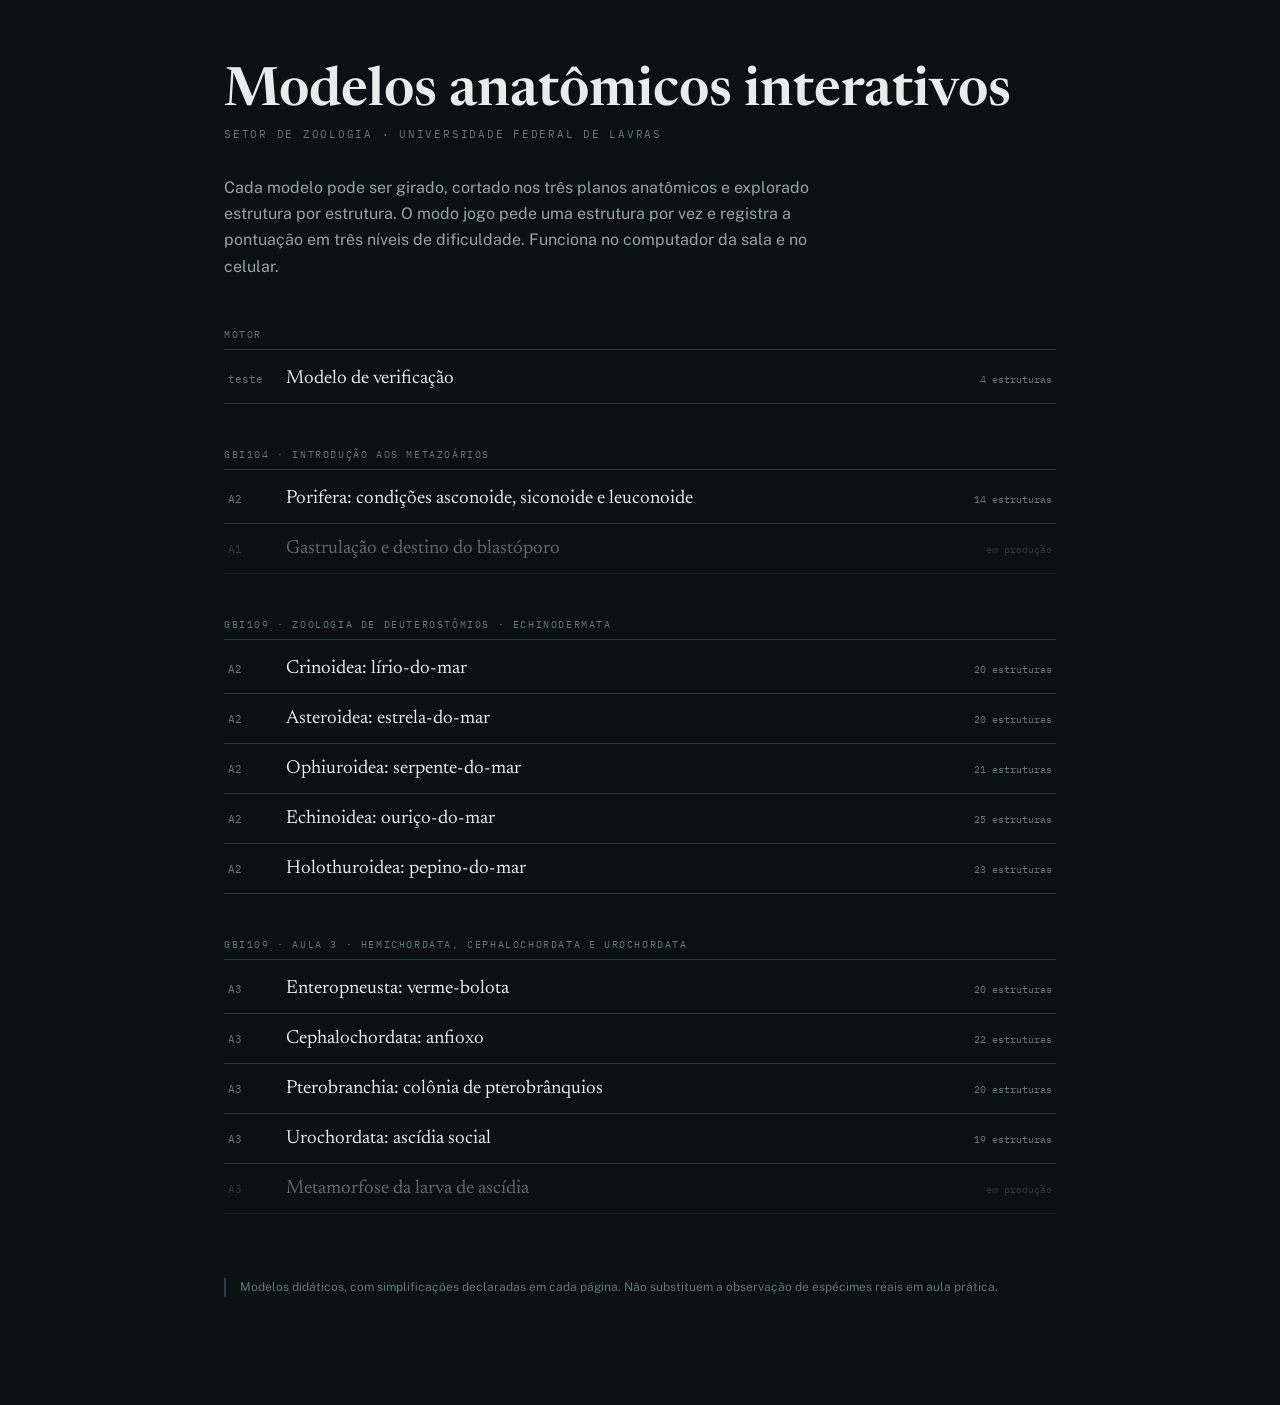
<file: index.html>
<!DOCTYPE html>
<html lang="pt-BR">
<head>
  <meta charset="utf-8">
  <meta name="viewport" content="width=device-width, initial-scale=1">
  <meta name="robots" content="noindex, nofollow">
  <title>ZOO3D UFLA · modelos anatômicos interativos</title>
  <link rel="stylesheet" href="motor/estilo.css">
  <style>
    body { overflow-y: auto; }
    .capa { max-width: 880px; margin: 0 auto; padding: 64px 24px 96px; }
    .capa h1 { font-family: var(--display); font-size: clamp(34px, 6vw, 54px); font-weight: 600; margin: 0 0 6px; line-height: 1.05; }
    .capa .sub { font-family: var(--mono); font-size: 11px; letter-spacing: 0.16em; text-transform: uppercase; color: var(--tinta-tenue); margin: 0 0 34px; }
    .capa .intro { font-size: 16px; line-height: 1.65; color: var(--tinta-fraca); max-width: 62ch; margin: 0 0 48px; }
    .disciplina { font-family: var(--mono); font-size: 10px; letter-spacing: 0.16em; text-transform: uppercase; color: var(--tinta-tenue); border-bottom: 1px solid var(--borda); padding-bottom: 8px; margin: 44px 0 4px; }
    .modelo { display: flex; align-items: baseline; gap: 14px; padding: 15px 4px; border-bottom: 1px solid var(--borda); text-decoration: none; color: inherit; }
    .modelo:hover { background: var(--painel); }
    .modelo .cod { font-family: var(--mono); font-size: 11px; color: var(--tinta-tenue); width: 44px; flex: none; }
    .modelo .tit { font-family: var(--display); font-size: 19px; flex: 1; }
    .modelo .est { font-family: var(--mono); font-size: 10px; color: var(--tinta-tenue); }
    .modelo[aria-disabled='true'] { opacity: 0.4; pointer-events: none; }
    .rodape { margin-top: 64px; font-size: 12px; line-height: 1.6; color: var(--tinta-tenue); border-left: 2px solid var(--borda); padding-left: 14px; }
  </style>
</head>
<body>
  <main class="capa">
    <h1>Modelos anatômicos interativos</h1>
    <p class="sub">Setor de Zoologia · Universidade Federal de Lavras</p>
    <p class="intro">
      Cada modelo pode ser girado, cortado nos três planos anatômicos e explorado
      estrutura por estrutura. O modo jogo pede uma estrutura por vez e registra a
      pontuação em três níveis de dificuldade. Funciona no computador da sala e no
      celular.
    </p>

    <p class="disciplina">Motor</p>
    <a class="modelo" href="modelos/_verificacao/">
      <span class="cod">teste</span>
      <span class="tit">Modelo de verificação</span>
      <span class="est">4 estruturas</span>
    </a>

    <p class="disciplina">GBI104 · Introdução aos Metazoários</p>
    <a class="modelo" href="modelos/porifera-organizacao/">
      <span class="cod">A2</span>
      <span class="tit">Porifera: condições asconoide, siconoide e leuconoide</span>
      <span class="est">14 estruturas</span>
    </a>
    <a class="modelo" aria-disabled="true" href="#">
      <span class="cod">A1</span>
      <span class="tit">Gastrulação e destino do blastóporo</span>
      <span class="est">em produção</span>
    </a>

    <p class="disciplina">GBI109 · Zoologia de Deuterostômios · Echinodermata</p>
    <a class="modelo" href="modelos/crinoidea/">
      <span class="cod">A2</span>
      <span class="tit">Crinoidea: lírio-do-mar</span>
      <span class="est">20 estruturas</span>
    </a>
    <a class="modelo" href="modelos/asteroidea/">
      <span class="cod">A2</span>
      <span class="tit">Asteroidea: estrela-do-mar</span>
      <span class="est">20 estruturas</span>
    </a>
    <a class="modelo" href="modelos/ophiuroidea/">
      <span class="cod">A2</span>
      <span class="tit">Ophiuroidea: serpente-do-mar</span>
      <span class="est">21 estruturas</span>
    </a>
    <a class="modelo" href="modelos/echinoidea/">
      <span class="cod">A2</span>
      <span class="tit">Echinoidea: ouriço-do-mar</span>
      <span class="est">25 estruturas</span>
    </a>
    <a class="modelo" href="modelos/holothuroidea/">
      <span class="cod">A2</span>
      <span class="tit">Holothuroidea: pepino-do-mar</span>
      <span class="est">23 estruturas</span>
    </a>

    <p class="disciplina">GBI109 · Aula 3 · Hemichordata, Cephalochordata e Urochordata</p>
    <a class="modelo" href="modelos/enteropneusta/">
      <span class="cod">A3</span>
      <span class="tit">Enteropneusta: verme-bolota</span>
      <span class="est">20 estruturas</span>
    </a>
    <a class="modelo" href="modelos/cephalochordata/">
      <span class="cod">A3</span>
      <span class="tit">Cephalochordata: anfioxo</span>
      <span class="est">22 estruturas</span>
    </a>
    <a class="modelo" href="modelos/pterobranchia/">
      <span class="cod">A3</span>
      <span class="tit">Pterobranchia: colônia de pterobrânquios</span>
      <span class="est">20 estruturas</span>
    </a>
    <a class="modelo" href="modelos/urochordata-ascidia/">
      <span class="cod">A3</span>
      <span class="tit">Urochordata: ascídia social</span>
      <span class="est">19 estruturas</span>
    </a>
    <a class="modelo" aria-disabled="true" href="#">
      <span class="cod">A3</span>
      <span class="tit">Metamorfose da larva de ascídia</span>
      <span class="est">em produção</span>
    </a>

    <p class="rodape">
      Modelos didáticos, com simplificações declaradas em cada página.
      Não substituem a observação de espécimes reais em aula prática.
    </p>
  </main>
</body>
</html>
</file>
<file: motor/estilo.css>
/* ============================================================
   ZOO3D UFLA · motor/estilo.css
   Referência estética: prancha zoológica gravada levada para
   dentro de um instrumento de laboratório.
   ============================================================ */

@import url('https://fonts.googleapis.com/css2?family=Newsreader:ital,opsz,wght@0,6..72,400;0,600;1,6..72,400&family=Public+Sans:wght@400;500;700&family=IBM+Plex+Mono:wght@400;500&display=swap');

:root {
  /* paleta */
  --viewport:      #0B1113;
  --viewport-alto: #141D20;
  --painel:        #161F22;
  --painel-alto:   #1E2A2E;
  --borda:         #2C3B40;
  --tinta:         #E7EDEA;
  --tinta-fraca:   #93A5A8;
  --tinta-tenue:   #62777C;

  --ambar:         #F2B23E;   /* realce de estrutura */
  --ciano:         #5FC9DC;   /* planos de corte */
  --verde:         #58B57D;   /* acerto */
  --vermelho:      #DD5B54;   /* erro */

  /* tipografia */
  --display: 'Newsreader', Georgia, serif;
  --corpo:   'Public Sans', system-ui, sans-serif;
  --mono:    'IBM Plex Mono', ui-monospace, monospace;

  /* métrica */
  --coluna: 340px;
  --raio: 3px;
}

* { box-sizing: border-box; }

html, body {
  margin: 0;
  height: 100%;
  background: var(--viewport);
  color: var(--tinta);
  font-family: var(--corpo);
  overscroll-behavior: none;
}

button, input, select {
  font-family: inherit;
  font-size: inherit;
  color: inherit;
}

:focus-visible {
  outline: 2px solid var(--ambar);
  outline-offset: 2px;
}

/* ---------- estrutura geral ---------- */

.zoo3d {
  position: relative;
  display: grid;
  grid-template-columns: 1fr var(--coluna);
  height: 100%;
  width: 100%;
}

.zoo3d[data-coluna='oculta'] { grid-template-columns: 1fr 0px; }
.zoo3d[data-modo='jogar'][data-nivel='dificil'] { grid-template-columns: 1fr 0px; }

/* ---------- viewport ---------- */

.z-palco {
  position: relative;
  overflow: hidden;
  background:
    radial-gradient(ellipse at 50% 35%, var(--viewport-alto) 0%, var(--viewport) 70%);
}

.z-palco canvas { display: block; }

.z-sobreposicao {
  position: absolute;
  inset: 0;
  pointer-events: none;
}

.z-sobreposicao svg {
  position: absolute;
  inset: 0;
  width: 100%;
  height: 100%;
}

.z-linhaguia {
  stroke: var(--ambar);
  stroke-width: 1;
  opacity: 0.85;
}

.z-rotulo {
  position: absolute;
  transform: translate(0, -50%);
  padding: 4px 9px;
  background: rgba(11, 17, 19, 0.88);
  border: 1px solid var(--ambar);
  border-radius: var(--raio);
  font-family: var(--display);
  font-variant: small-caps;
  letter-spacing: 0.06em;
  font-size: 15px;
  color: var(--ambar);
  white-space: nowrap;
  pointer-events: none;
}

/* ---------- barra superior ---------- */

.z-topo {
  position: absolute;
  top: 0; left: 0; right: 0;
  display: flex;
  align-items: flex-start;
  justify-content: space-between;
  gap: 16px;
  padding: 14px 18px;
  pointer-events: none;
}

.z-topo > * { pointer-events: auto; }

.z-identificacao h1 {
  margin: 0;
  font-family: var(--display);
  font-weight: 600;
  font-size: 21px;
  line-height: 1.15;
  letter-spacing: 0.01em;
}

.z-identificacao p {
  margin: 3px 0 0;
  font-family: var(--mono);
  font-size: 11px;
  letter-spacing: 0.09em;
  text-transform: uppercase;
  color: var(--tinta-tenue);
}

.z-alternador {
  display: flex;
  border: 1px solid var(--borda);
  border-radius: var(--raio);
  overflow: hidden;
  background: var(--painel);
}

.z-alternador button {
  padding: 8px 16px;
  background: transparent;
  border: 0;
  cursor: pointer;
  font-size: 13px;
  font-weight: 500;
  color: var(--tinta-fraca);
}

.z-alternador button[aria-pressed='true'] {
  background: var(--ambar);
  color: #14100A;
}

/* ---------- controles flutuantes ---------- */

.z-controles {
  position: absolute;
  left: 18px;
  bottom: 18px;
  display: flex;
  flex-direction: column;
  gap: 10px;
  width: 246px;
  transition: transform 0.2s ease, opacity 0.2s ease;
}

.zoo3d[data-controles='oculto'] .z-controles {
  transform: translateX(-16px);
  opacity: 0;
  pointer-events: none;
}

.z-aba-controles {
  position: absolute;
  left: 264px;
  bottom: 18px;
  z-index: 5;
  width: 22px;
  height: 40px;
  background: var(--painel);
  border: 1px solid var(--borda);
  border-left: 0;
  border-radius: 0 var(--raio) var(--raio) 0;
  cursor: pointer;
  color: var(--tinta-fraca);
  font-size: 12px;
  line-height: 1;
  padding: 0;
  transition: left 0.2s ease;
}

.zoo3d[data-controles='oculto'] .z-aba-controles { left: 0; }

.z-bloco {
  background: rgba(22, 31, 34, 0.92);
  border: 1px solid var(--borda);
  border-radius: var(--raio);
  padding: 10px 12px;
  backdrop-filter: blur(6px);
}

.z-bloco > h2 {
  margin: 0 0 8px;
  font-family: var(--mono);
  font-size: 10px;
  letter-spacing: 0.12em;
  text-transform: uppercase;
  color: var(--tinta-tenue);
}

.z-vistas {
  display: grid;
  grid-template-columns: repeat(3, 1fr);
  gap: 5px;
}

.z-vistas button,
.z-mini {
  padding: 6px 4px;
  background: var(--painel-alto);
  border: 1px solid var(--borda);
  border-radius: var(--raio);
  cursor: pointer;
  font-size: 11px;
  color: var(--tinta-fraca);
}

.z-vistas button:hover,
.z-mini:hover { border-color: var(--ambar); color: var(--tinta); }

/* planos de corte */

.z-corte { display: flex; flex-direction: column; gap: 7px; }

.z-corte-linha {
  display: grid;
  grid-template-columns: 16px 1fr auto;
  align-items: center;
  gap: 8px;
}

.z-corte-linha label {
  font-size: 12px;
  color: var(--tinta-fraca);
  grid-column: 2;
}

.z-corte-linha input[type='range'] {
  grid-column: 1 / -1;
  width: 100%;
  accent-color: var(--ciano);
  margin: 0;
}

/* destaque temporário do plano sugerido pela dica do modo jogo */
.z-corte-linha.z-realce-dica {
  border-radius: var(--raio);
  animation: z-pulso-dica 0.65s ease-out 3;
}

@keyframes z-pulso-dica {
  0%   { background: transparent; box-shadow: 0 0 0 0 transparent; }
  30%  { background: rgba(242, 178, 62, 0.18); box-shadow: 0 0 0 2px var(--ambar); }
  100% { background: transparent; box-shadow: 0 0 0 0 transparent; }
}

.z-dica-plano { width: 100%; margin: 6px 0 2px; pointer-events: auto; }

.z-corte-linha input[type='checkbox'] { accent-color: var(--ciano); margin: 0; }

.z-corte-linha[data-ativo='true'] label { color: var(--ciano); }

.z-inverter {
  background: transparent;
  border: 1px solid var(--borda);
  border-radius: var(--raio);
  padding: 2px 6px;
  font-size: 10px;
  cursor: pointer;
  color: var(--tinta-tenue);
}

/* régua de escala */

.z-escala {
  position: absolute;
  right: 18px;
  bottom: 18px;
  text-align: right;
  font-family: var(--mono);
  font-size: 11px;
  color: var(--tinta-fraca);
  pointer-events: none;
}

.z-escala .barra {
  height: 6px;
  border: 1px solid var(--tinta-fraca);
  border-top: 0;
  margin-left: auto;
  margin-top: 3px;
}

.z-escala .real {
  display: block;
  margin-top: 4px;
  color: var(--tinta-tenue);
  font-size: 10px;
}

/* indicador de plano ativo */

.z-plano-ativo {
  position: absolute;
  top: 50%;
  left: 18px;
  transform: translateY(-50%) rotate(-90deg);
  transform-origin: left center;
  font-family: var(--mono);
  font-size: 10px;
  letter-spacing: 0.2em;
  text-transform: uppercase;
  color: var(--ciano);
  pointer-events: none;
  opacity: 0;
  transition: opacity 0.2s;
}

.z-plano-ativo[data-visivel='true'] { opacity: 0.8; }

/* ---------- coluna lateral ---------- */

.z-coluna {
  position: relative;
  display: flex;
  flex-direction: column;
  background: var(--painel);
  border-left: 1px solid var(--borda);
  overflow: hidden;
}

.zoo3d[data-coluna='oculta'] .z-coluna { display: none; }
.zoo3d[data-modo='jogar'][data-nivel='dificil'] .z-coluna { display: none; }

.z-coluna-topo {
  padding: 14px 16px 10px;
  border-bottom: 1px solid var(--borda);
}

.z-busca {
  width: 100%;
  padding: 7px 10px;
  background: var(--viewport);
  border: 1px solid var(--borda);
  border-radius: var(--raio);
  font-size: 13px;
}

.z-filtros {
  display: flex;
  flex-wrap: wrap;
  gap: 5px;
  margin-top: 9px;
}

.z-filtros button {
  padding: 3px 9px;
  background: transparent;
  border: 1px solid var(--borda);
  border-radius: 999px;
  font-size: 11px;
  cursor: pointer;
  color: var(--tinta-tenue);
}

.z-filtros button[aria-pressed='true'] {
  border-color: var(--ambar);
  color: var(--ambar);
}

.z-contador {
  margin: 9px 0 0;
  font-family: var(--mono);
  font-size: 10px;
  letter-spacing: 0.1em;
  text-transform: uppercase;
  color: var(--tinta-tenue);
}

.z-lista {
  flex: 1;
  overflow-y: auto;
  padding: 6px 0 24px;
}

.z-grupo-titulo {
  padding: 14px 16px 5px;
  font-family: var(--mono);
  font-size: 10px;
  letter-spacing: 0.14em;
  text-transform: uppercase;
  color: var(--tinta-tenue);
  border-bottom: 1px solid var(--borda);
}

.z-item {
  display: block;
  width: 100%;
  text-align: left;
  padding: 9px 16px;
  background: transparent;
  border: 0;
  border-left: 3px solid transparent;
  cursor: pointer;
}

.z-item:hover,
.z-item[data-ativo='true'] {
  background: var(--painel-alto);
  border-left-color: var(--ambar);
}

.z-item .nome {
  font-family: var(--display);
  font-size: 16px;
  line-height: 1.25;
}

.z-item .sistema {
  font-family: var(--mono);
  font-size: 10px;
  letter-spacing: 0.08em;
  text-transform: uppercase;
  color: var(--tinta-tenue);
}

.z-item .descricao {
  margin: 6px 0 0;
  font-size: 13px;
  line-height: 1.5;
  color: var(--tinta-fraca);
}

.z-item[data-expandido='false'] .descricao { display: none; }

/* colapsar coluna */

.z-aba-coluna {
  position: absolute;
  right: var(--coluna);
  top: 50%;
  transform: translateY(-50%);
  z-index: 5;
  width: 22px;
  height: 64px;
  background: var(--painel);
  border: 1px solid var(--borda);
  border-right: 0;
  border-radius: var(--raio) 0 0 var(--raio);
  cursor: pointer;
  color: var(--tinta-fraca);
  font-size: 12px;
  line-height: 1;
  padding: 0;
}

.zoo3d[data-coluna='oculta'] .z-aba-coluna { right: 0; }
.zoo3d[data-modo='jogar'][data-nivel='dificil'] .z-aba-coluna { display: none; }

/* ---------- jogo ---------- */

.z-jogo {
  position: absolute;
  top: 68px;
  right: 18px;
  left: auto;
  width: min(300px, calc(100% - 36px));
  background: rgba(22, 31, 34, 0.55);
  border: 1px solid rgba(255, 255, 255, 0.08);
  border-radius: var(--raio);
  padding: 14px 16px;
  backdrop-filter: blur(10px);
  display: none;
  /* encostado no canto superior direito, embaixo do alternador
     Explorar/Jogar — o centro e a maior parte da tela ficam livres pra
     girar o modelo, que é onde o painel centralizado atrapalhava.
     Ainda vazado pro clique: só o botão de dica recebe o clique. */
  pointer-events: none;
}

.z-jogo-cabecalho,
.z-pergunta,
.z-pergunta-descricao,
.z-instrucao,
.z-feedback {
  text-shadow: 0 1px 4px rgba(0, 0, 0, 0.7);
}

.zoo3d[data-modo='jogar'] .z-jogo { display: block; }

.z-jogo-cabecalho {
  display: flex;
  justify-content: space-between;
  align-items: baseline;
  font-family: var(--mono);
  font-size: 11px;
  letter-spacing: 0.1em;
  text-transform: uppercase;
  color: var(--tinta-tenue);
}

.z-pergunta {
  margin: 10px 0 0;
  font-family: var(--display);
  font-size: 24px;
  line-height: 1.25;
}

.z-pergunta-descricao {
  margin: 8px 0 0;
  font-size: 14px;
  line-height: 1.55;
  color: var(--tinta-fraca);
}

.z-instrucao {
  margin: 12px 0 0;
  font-size: 13px;
  color: var(--tinta-tenue);
}

.z-progresso {
  height: 3px;
  margin-top: 14px;
  background: var(--borda);
}

.z-progresso i {
  display: block;
  height: 100%;
  background: var(--ambar);
  transition: width 0.25s;
}

.z-feedback {
  margin: 12px 0 0;
  font-size: 14px;
  min-height: 20px;
}

.z-feedback[data-tipo='acerto'] { color: var(--verde); }
.z-feedback[data-tipo='erro'] { color: var(--vermelho); }

/* seleção de nível e resultado */

.z-painel-jogo {
  position: absolute;
  inset: 0;
  display: none;
  align-items: center;
  justify-content: center;
  background: rgba(11, 17, 19, 0.9);
  backdrop-filter: blur(4px);
  z-index: 10;
  padding: 24px;
  overflow-y: auto;
}

.z-painel-jogo[data-visivel='true'] { display: flex; }

.z-cartao {
  width: min(640px, 100%);
  background: var(--painel);
  border: 1px solid var(--borda);
  border-radius: var(--raio);
  padding: 26px 28px;
}

.z-cartao h2 {
  margin: 0 0 4px;
  font-family: var(--display);
  font-size: 28px;
  font-weight: 600;
}

.z-cartao p.sub {
  margin: 0 0 20px;
  color: var(--tinta-fraca);
  font-size: 14px;
  line-height: 1.55;
}

.z-niveis { display: grid; gap: 10px; }

.z-nivel {
  display: block;
  width: 100%;
  text-align: left;
  padding: 14px 16px;
  background: var(--painel-alto);
  border: 1px solid var(--borda);
  border-radius: var(--raio);
  cursor: pointer;
}

.z-nivel:hover { border-color: var(--ambar); }

.z-nivel strong {
  display: block;
  font-family: var(--display);
  font-size: 19px;
  font-weight: 600;
}

.z-nivel span {
  display: block;
  margin-top: 3px;
  font-size: 13px;
  color: var(--tinta-fraca);
  line-height: 1.5;
}

.z-nivel em {
  display: block;
  margin-top: 6px;
  font-family: var(--mono);
  font-style: normal;
  font-size: 10px;
  letter-spacing: 0.1em;
  text-transform: uppercase;
  color: var(--ambar);
}

.z-resumo {
  display: grid;
  grid-template-columns: repeat(4, 1fr);
  gap: 10px;
  margin-bottom: 20px;
}

.z-resumo div {
  background: var(--painel-alto);
  border: 1px solid var(--borda);
  border-radius: var(--raio);
  padding: 12px;
  text-align: center;
}

.z-resumo strong {
  display: block;
  font-family: var(--display);
  font-size: 27px;
  font-weight: 600;
}

.z-resumo span {
  font-family: var(--mono);
  font-size: 9px;
  letter-spacing: 0.1em;
  text-transform: uppercase;
  color: var(--tinta-tenue);
}

.z-erradas {
  margin: 0 0 18px;
  padding: 12px 14px;
  background: var(--painel-alto);
  border-left: 3px solid var(--vermelho);
  font-size: 13px;
  line-height: 1.6;
}

.z-erradas b { font-family: var(--display); font-size: 15px; }

.z-acoes { display: flex; flex-wrap: wrap; gap: 10px; }

.z-botao {
  padding: 10px 18px;
  background: var(--ambar);
  border: 1px solid var(--ambar);
  border-radius: var(--raio);
  cursor: pointer;
  font-weight: 500;
  font-size: 14px;
  color: #14100A;
}

.z-botao.secundario {
  background: transparent;
  border-color: var(--borda);
  color: var(--tinta-fraca);
}

.z-botao.secundario:hover { border-color: var(--ambar); color: var(--tinta); }

/* classificação */

.z-apelido {
  display: flex;
  gap: 8px;
  margin-bottom: 18px;
}

.z-apelido input {
  flex: 1;
  padding: 9px 12px;
  background: var(--viewport);
  border: 1px solid var(--borda);
  border-radius: var(--raio);
  font-size: 14px;
}

.z-tabela {
  width: 100%;
  border-collapse: collapse;
  font-size: 13px;
  margin-bottom: 18px;
}

.z-tabela th {
  text-align: left;
  padding: 7px 8px;
  border-bottom: 1px solid var(--borda);
  font-family: var(--mono);
  font-size: 9px;
  letter-spacing: 0.1em;
  text-transform: uppercase;
  color: var(--tinta-tenue);
  font-weight: 400;
}

.z-tabela td {
  padding: 8px;
  border-bottom: 1px solid var(--borda);
  color: var(--tinta-fraca);
}

.z-tabela td.pos { font-family: var(--mono); color: var(--tinta-tenue); width: 34px; }
.z-tabela td.nome { font-family: var(--display); font-size: 15px; color: var(--tinta); }
.z-tabela td.pts { font-family: var(--mono); color: var(--ambar); text-align: right; }
.z-tabela tr[data-eu='true'] td { background: rgba(242, 178, 62, 0.09); }

.z-aviso {
  font-size: 12px;
  line-height: 1.5;
  color: var(--tinta-tenue);
  border-left: 2px solid var(--borda);
  padding-left: 10px;
  margin: 0 0 18px;
}

/* nota de simplificação */

.z-nota {
  padding: 12px 16px;
  border-top: 1px solid var(--borda);
  font-size: 12px;
  line-height: 1.55;
  color: var(--tinta-tenue);
  background: var(--viewport);
}

.z-nota b { color: var(--tinta-fraca); font-weight: 500; }

/* ---------- responsivo ---------- */

/* baseado só em largura, um celular deitado (largo, mas baixo) cairia no
   layout de mesa ao girar, com a coluna lateral fixa empurrando o
   centro da cena pra fora do centro da tela. altura entra no critério
   pelo mesmo motivo. */
@media (max-width: 900px), (max-height: 500px) {
  .zoo3d { grid-template-columns: 1fr; grid-template-rows: 1fr auto; }
  .zoo3d[data-coluna='oculta'] { grid-template-rows: 1fr 0px; }
  .z-coluna { border-left: 0; border-top: 1px solid var(--borda); max-height: 44vh; }
  .z-aba-coluna {
    right: 50%;
    top: auto;
    bottom: 44vh;
    transform: translateX(50%);
    width: 64px; height: 20px;
    border: 1px solid var(--borda);
    border-bottom: 0;
    border-radius: var(--raio) var(--raio) 0 0;
  }
  .zoo3d[data-coluna='oculta'] .z-aba-coluna { bottom: 0; }
  .z-controles { width: 190px; left: 12px; bottom: 12px; }
  .z-aba-controles { left: 202px; bottom: 12px; }
  .zoo3d[data-controles='oculto'] .z-aba-controles { left: 0; }
  .z-identificacao h1 { font-size: 17px; }
  .z-resumo { grid-template-columns: repeat(2, 1fr); }
  .z-jogo { top: 60px; right: 10px; width: min(230px, calc(100% - 20px)); padding: 12px 14px; }
  .z-pergunta { font-size: 19px; }
}

@media (prefers-reduced-motion: reduce) {
  * { transition: none !important; animation: none !important; }
}

/* dica dentro dos blocos de controle */
.z-dica {
  margin: 7px 0 0;
  font-family: var(--mono);
  font-size: 9px;
  letter-spacing: 0.06em;
  color: var(--tinta-tenue);
  line-height: 1.4;
}

.z-focos button { text-transform: lowercase; }
</file>
